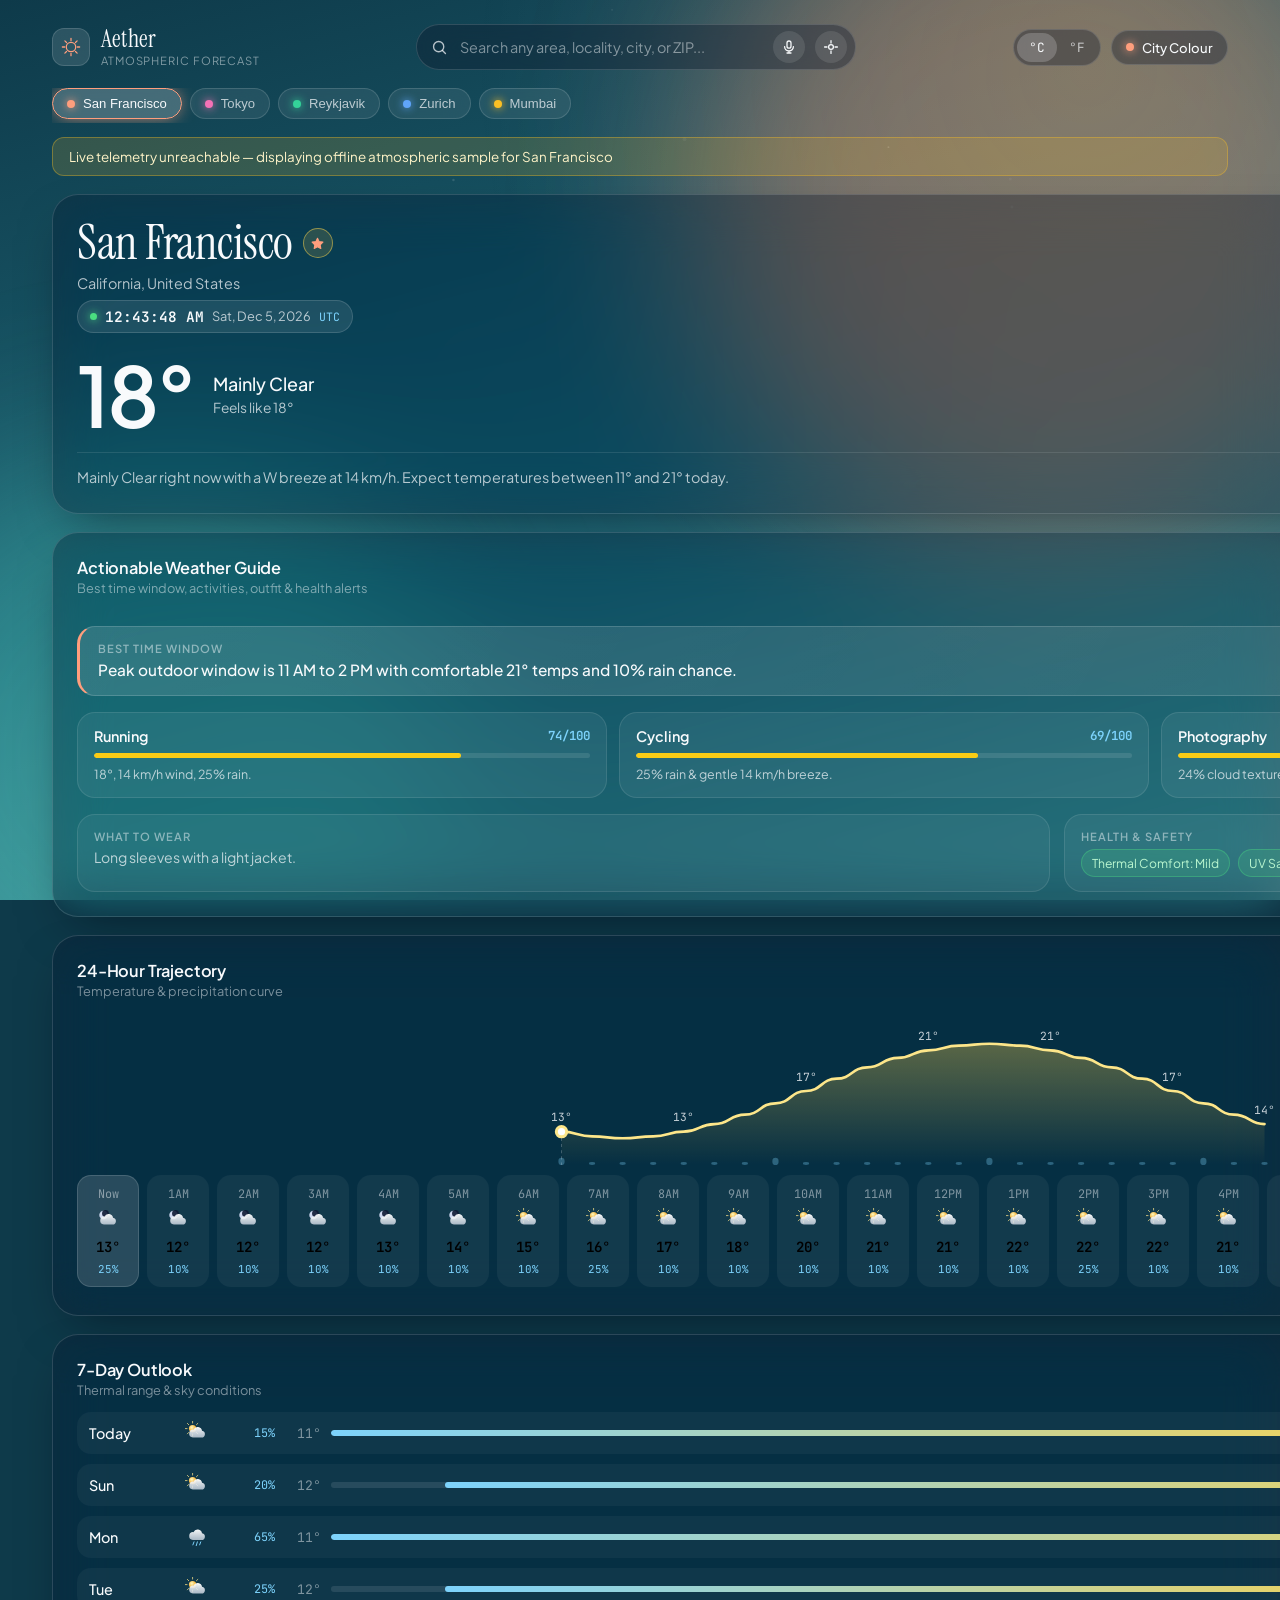
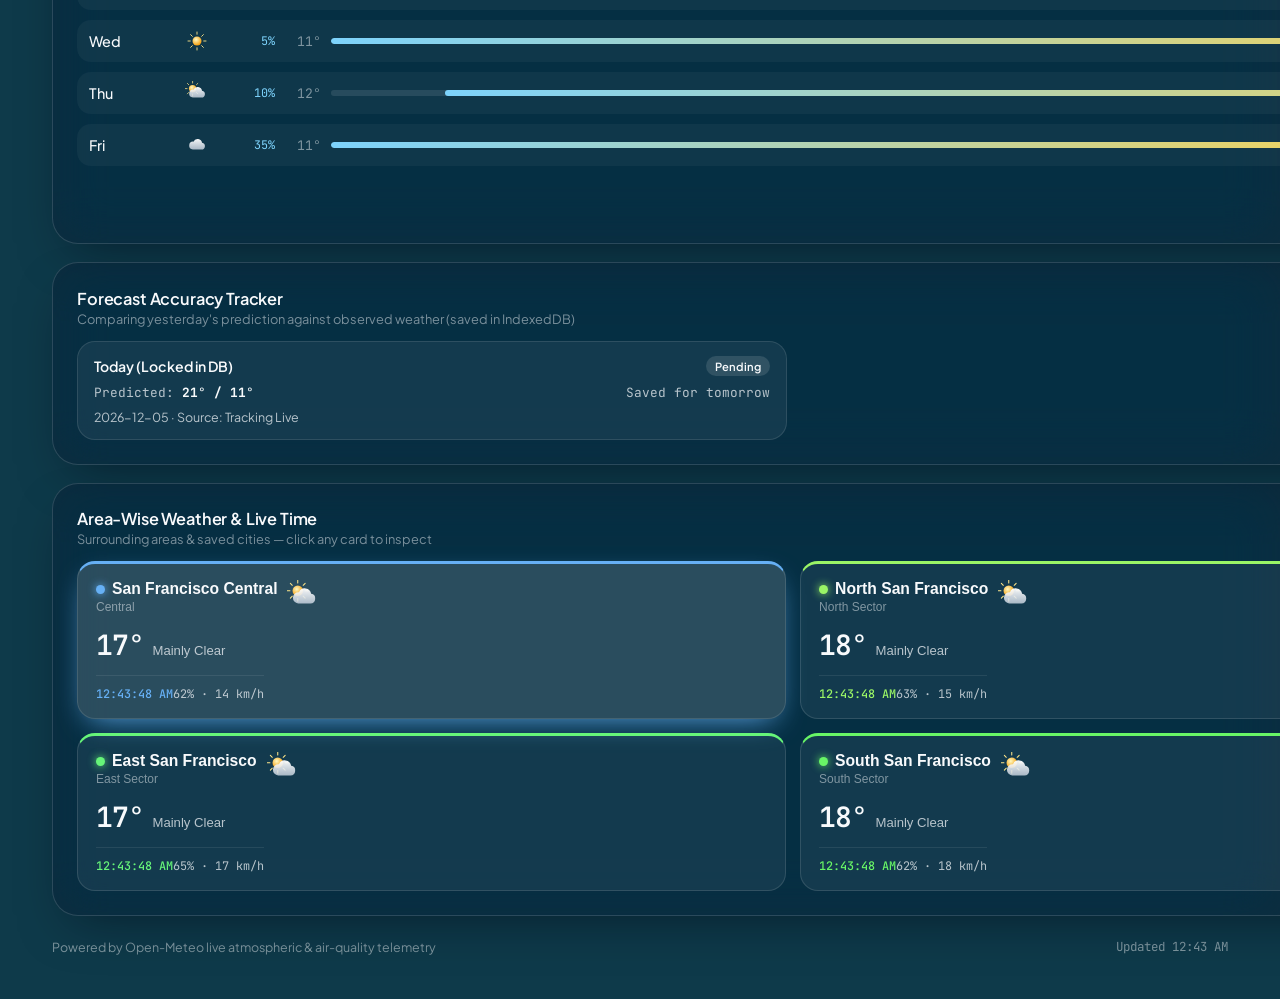
<file: index.html>
<!DOCTYPE html>
<html lang="en">
<head>
  <meta charset="UTF-8" />
  <meta name="viewport" content="width=device-width, initial-scale=1.0" />
  <title>Aether — Atmospheric Weather Forecast</title>
  <link rel="preconnect" href="https://fonts.googleapis.com" />
  <link rel="preconnect" href="https://fonts.gstatic.com" crossorigin />
  <link
    href="https://fonts.googleapis.com/css2?family=Instrument+Serif:ital@0;1&family=JetBrains+Mono:wght@400;500&family=Plus+Jakarta+Sans:wght@400;500;600;700&display=swap"
    rel="stylesheet"
  />
  <link rel="stylesheet" href="styles.css" />
 <meta name="google-site-verification" content="HqZhBrdrYgYrEZTSorujd561pz-GhjT9d3_-ivF06JQ" />
<body data-theme="clear-day">
  <!-- Shared SVG Gradients (avoids duplicate IDs across weather icons) -->
  <svg width="0" height="0" style="position:absolute;overflow:hidden" aria-hidden="true">
    <defs>
      <radialGradient id="sunCore" cx="40%" cy="35%" r="65%">
        <stop offset="0%" stop-color="#fef9c3" />
        <stop offset="100%" stop-color="#f59e0b" />
      </radialGradient>
      <linearGradient id="cloudGrad" x1="0%" y1="0%" x2="0%" y2="100%">
        <stop offset="0%" stop-color="#ffffff" stop-opacity="0.96" />
        <stop offset="100%" stop-color="#cbd5e1" stop-opacity="0.82" />
      </linearGradient>
    </defs>
  </svg>

  <!-- Dynamic Atmospheric Background -->
  <div class="sky-backdrop" aria-hidden="true">
    <div class="sky-orb orb-primary"></div>
    <div class="sky-orb orb-secondary"></div>
    <div class="sky-grain"></div>
    <canvas id="atmosphere-canvas"></canvas>
  </div>

  <div class="app-shell">
    <!-- Top Bar -->
    <header class="topbar">
      <div class="brand">
        <div class="brand-mark" aria-hidden="true">
          <svg viewBox="0 0 28 28" fill="none">
            <circle cx="14" cy="14" r="6" stroke="currentColor" stroke-width="1.6" />
            <path d="M14 3v3M14 22v3M3 14h3M22 14h3M6.2 6.2l2.1 2.1M19.7 19.7l2.1 2.1M21.8 6.2l-2.1 2.1M8.3 19.7l-2.1 2.1" stroke="currentColor" stroke-width="1.6" stroke-linecap="round" />
          </svg>
        </div>
        <div>
          <span class="brand-name">Aether</span>
          <span class="brand-tag">Atmospheric Forecast</span>
        </div>
      </div>

      <!-- Search Bar -->
      <div class="search-wrap" id="search-wrap">
        <div class="search-box">
          <svg class="search-icon" viewBox="0 0 20 20" fill="none" aria-hidden="true">
            <circle cx="9" cy="9" r="6" stroke="currentColor" stroke-width="1.6" />
            <path d="M13.5 13.5L17 17" stroke="currentColor" stroke-width="1.6" stroke-linecap="round" />
          </svg>
          <input
            id="city-search"
            type="text"
            placeholder="Search any area, locality, city, or ZIP..."
            autocomplete="off"
            aria-label="Search area or city"
          />
          <button id="voice-btn" class="icon-btn" title="Voice search (e.g. 'Weather in Pune')" aria-label="Voice search">
            <svg viewBox="0 0 20 20" fill="none">
              <rect x="7.5" y="2.5" width="5" height="9" rx="2.5" stroke="currentColor" stroke-width="1.6" />
              <path d="M4.5 9.5a5.5 5.5 0 0 0 11 0M10 15v2.5M7.5 17.5h5" stroke="currentColor" stroke-width="1.6" stroke-linecap="round" />
            </svg>
          </button>
          <button id="geo-btn" class="icon-btn" title="Use current location" aria-label="Use current location">
            <svg viewBox="0 0 20 20" fill="none">
              <circle cx="10" cy="10" r="3" stroke="currentColor" stroke-width="1.6" />
              <path d="M10 2v3M10 15v3M2 10h3M15 10h3" stroke="currentColor" stroke-width="1.6" stroke-linecap="round" />
            </svg>
          </button>
        </div>
        <ul id="search-results" class="search-results" role="listbox" hidden></ul>
      </div>

      <!-- Controls -->
      <div class="topbar-actions">
        <div class="unit-toggle" role="group" aria-label="Temperature unit">
          <button class="unit-btn active" data-unit="C">°C</button>
          <button class="unit-btn" data-unit="F">°F</button>
        </div>

        <div class="mood-select-wrap">
          <button id="mood-toggle-btn" class="pill-btn" title="City colour palette or sky mood">
            <span class="mood-dot"></span>
            <span id="mood-label">City Colour</span>
          </button>
          <div id="mood-menu" class="mood-menu" hidden>
            <button data-mood="auto" class="active">City Colour (Auto)</button>
            <button data-mood="clear-day">Clear Daylight</button>
            <button data-mood="golden-dusk">Golden Dusk</button>
            <button data-mood="rain">Monsoon Rain</button>
            <button data-mood="snow">Alpine Snow</button>
            <button data-mood="night">Starlit Night</button>
          </div>
        </div>
      </div>
    </header>

    <!-- Saved Cities Bar -->
    <nav class="saved-cities" id="saved-cities" aria-label="Saved locations"></nav>

    <!-- Status Notice (only shown on fallback/error) -->
    <div id="status-banner" class="status-banner" hidden></div>

    <!-- Main Dashboard Grid -->
    <main class="dashboard">
      <!-- Hero Current Weather -->
      <section class="card hero-card">
        <div class="hero-top">
          <div class="location-meta">
            <div class="location-title-row">
              <h1 id="city-name" class="city-name">Loading...</h1>
              <button id="pin-city-btn" class="pin-btn" title="Pin city to quick bar" aria-label="Pin city">
                <svg viewBox="0 0 20 20" fill="none">
                  <path d="M10 3l2.2 4.5 5 .7-3.6 3.5.8 5-4.4-2.3-4.4 2.3.8-5L2.8 8.2l5-.7L10 3z" stroke="currentColor" stroke-width="1.5" stroke-linejoin="round" />
                </svg>
              </button>
            </div>
            <p id="city-region" class="city-region">—</p>
            <div class="live-clock-box">
              <span class="live-dot" aria-hidden="true"></span>
              <span id="live-time" class="live-time mono">--:--:--</span>
              <span id="live-date" class="live-date">—</span>
              <span id="live-tz" class="live-tz mono">—</span>
            </div>
          </div>

          <div class="hero-emblem" id="hero-emblem" aria-hidden="true"></div>
        </div>

        <div class="hero-main">
          <div class="temp-display">
            <span id="current-temp" class="current-temp">--°</span>
            <div class="temp-meta">
              <span id="condition-text" class="condition-text">—</span>
              <span id="feels-like" class="feels-like">Feels like --°</span>
            </div>
          </div>

          <div class="hero-range">
            <div class="range-stat">
              <span class="stat-label">High</span>
              <span id="today-high" class="stat-val mono">--°</span>
            </div>
            <div class="range-divider"></div>
            <div class="range-stat">
              <span class="stat-label">Low</span>
              <span id="today-low" class="stat-val mono">--°</span>
            </div>
            <div class="range-divider"></div>
            <div class="range-stat">
              <span class="stat-label">Precip</span>
              <span id="today-precip" class="stat-val mono">--%</span>
            </div>
          </div>
        </div>

        <p id="atmosphere-summary" class="atmosphere-summary">
          Gathering real-time atmospheric telemetry...
        </p>
      </section>

      <!-- Practical "So What?" Card: Best Window, Activities, Outfit & Health -->
      <section class="card insights-card" id="insights-section">
        <div class="card-header">
          <div>
            <h2 class="card-title">Actionable Weather Guide</h2>
            <p class="card-subtitle">Best time window, activities, outfit &amp; health alerts</p>
          </div>
          <span id="umbrella-pill" class="badge">—</span>
        </div>

        <div class="window-banner" id="best-window-banner">
          <span class="window-kicker">Best Time Window</span>
          <p id="best-window-text" class="window-text">Analyzing hourly forecast...</p>
        </div>

        <div class="activities-grid" id="activities-grid"></div>

        <div class="wear-health-row">
          <div class="wear-box">
            <span class="mini-label">What to Wear</span>
            <p id="wear-advice" class="wear-text">—</p>
          </div>
          <div class="health-box">
            <span class="mini-label">Health &amp; Safety</span>
            <div id="health-alerts" class="health-pills"></div>
          </div>
        </div>
      </section>

      <!-- Hourly Forecast + Interactive SVG Curve -->
      <section class="card hourly-card">
        <div class="card-header">
          <div>
            <h2 class="card-title">24-Hour Trajectory</h2>
            <p class="card-subtitle">Temperature &amp; precipitation curve</p>
          </div>
          <div id="hourly-focus-readout" class="hourly-focus mono">Hover or tap an hour</div>
        </div>

        <div class="curve-container">
          <svg id="hourly-curve-svg" viewBox="0 0 720 144" aria-label="24-hour temperature curve"></svg>
        </div>

        <div class="hourly-strip" id="hourly-strip"></div>
      </section>

      <!-- 7-Day Outlook -->
      <section class="card weekly-card">
        <div class="card-header">
          <div>
            <h2 class="card-title">7-Day Outlook</h2>
            <p class="card-subtitle">Thermal range &amp; sky conditions</p>
          </div>
        </div>
        <div class="weekly-list" id="weekly-list"></div>
      </section>

      <!-- Telemetry Bento Grid -->
      <section class="telemetry-grid">
        <!-- Air Quality -->
        <article class="card metric-card">
          <div class="metric-head">
            <span class="metric-label">Air Quality</span>
            <span id="aqi-badge" class="badge">—</span>
          </div>
          <div class="metric-primary">
            <span id="aqi-value" class="metric-value mono">--</span>
            <span class="metric-unit">US AQI</span>
          </div>
          <div class="aqi-bar-track">
            <div id="aqi-bar-fill" class="aqi-bar-fill" style="width: 0%"></div>
          </div>
          <p id="aqi-detail" class="metric-foot">PM2.5 — · PM10 —</p>
        </article>

        <!-- Solar Arc -->
        <article class="card metric-card">
          <div class="metric-head">
            <span class="metric-label">Solar Cycle</span>
            <span id="daylight-duration" class="metric-tag mono">--h --m</span>
          </div>
          <div class="solar-arc-wrap">
            <svg id="solar-arc-svg" viewBox="0 0 220 96" aria-hidden="true">
              <defs>
                <linearGradient id="solarGrad" x1="0%" y1="0%" x2="100%" y2="0%">
                  <stop offset="0%" stop-color="rgba(255,255,255,0.25)" />
                  <stop offset="50%" stop-color="rgba(255,214,130,0.95)" />
                  <stop offset="100%" stop-color="rgba(255,255,255,0.25)" />
                </linearGradient>
              </defs>
              <line x1="14" y1="78" x2="206" y2="78" stroke="rgba(255,255,255,0.16)" stroke-dasharray="3 4" />
              <path d="M 22 78 A 88 68 0 0 1 198 78" fill="none" stroke="rgba(255,255,255,0.14)" stroke-width="2" />
              <path id="solar-progress-path" d="M 22 78 A 88 68 0 0 1 198 78" fill="none" stroke="url(#solarGrad)" stroke-width="2.5" stroke-linecap="round" />
              <circle id="solar-sun-dot" cx="110" cy="10" r="6" fill="#ffd98a" />
              <circle id="solar-sun-glow" cx="110" cy="10" r="12" fill="rgba(255,217,138,0.28)" />
            </svg>
          </div>
          <div class="solar-times mono">
            <span>↑ <strong id="sunrise-time">--:--</strong></span>
            <span id="moon-phase-label" class="moon-chip" title="Current lunar phase">◐ —</span>
            <span>↓ <strong id="sunset-time">--:--</strong></span>
          </div>
        </article>

        <!-- Wind Compass -->
        <article class="card metric-card">
          <div class="metric-head">
            <span class="metric-label">Wind</span>
            <span id="wind-dir-label" class="metric-tag mono">—</span>
          </div>
          <div class="wind-body">
            <div>
              <div class="metric-primary">
                <span id="wind-speed" class="metric-value mono">--</span>
                <span id="wind-unit" class="metric-unit">km/h</span>
              </div>
              <p id="wind-gusts" class="metric-foot">Gusts up to -- km/h</p>
            </div>
            <div class="compass" aria-hidden="true">
              <span class="compass-n">N</span>
              <div class="compass-needle" id="compass-needle"></div>
            </div>
          </div>
        </article>

        <!-- UV Index -->
        <article class="card metric-card">
          <div class="metric-head">
            <span class="metric-label">UV Index</span>
            <span id="uv-badge" class="badge">—</span>
          </div>
          <div class="metric-primary">
            <span id="uv-value" class="metric-value mono">--</span>
            <span class="metric-unit">index</span>
          </div>
          <div class="uv-scale">
            <div id="uv-marker" class="uv-marker" style="left: 0%"></div>
          </div>
          <p id="uv-advice" class="metric-foot">—</p>
        </article>

        <!-- Humidity & Dew Point -->
        <article class="card metric-card">
          <div class="metric-head">
            <span class="metric-label">Humidity</span>
            <span class="metric-tag">Dew Point</span>
          </div>
          <div class="metric-primary">
            <span id="humidity-value" class="metric-value mono">--%</span>
          </div>
          <p id="dew-point" class="metric-foot">Dew point at --° right now</p>
        </article>

        <!-- Pressure & Visibility -->
        <article class="card metric-card">
          <div class="metric-head">
            <span class="metric-label">Pressure &amp; Clarity</span>
            <span id="cloud-cover" class="metric-tag mono">--% clouds</span>
          </div>
          <div class="metric-primary">
            <span id="pressure-value" class="metric-value mono">----</span>
            <span class="metric-unit">hPa</span>
          </div>
          <p id="visibility-value" class="metric-foot">Visibility -- km</p>
        </article>
      </section>

      <!-- Smart Forecast Accuracy Tracker (IndexedDB + Previous Runs) -->
      <section class="card accuracy-card" id="accuracy-section">
        <div class="card-header area-header">
          <div>
            <h2 class="card-title">Forecast Accuracy Tracker</h2>
            <p id="accuracy-subtitle" class="card-subtitle">Comparing yesterday's prediction against observed weather (saved in IndexedDB)</p>
          </div>
          <div class="accuracy-score-pill">
            <span class="mini-label">City Score</span>
            <span id="accuracy-score" class="accuracy-score-val mono">--%</span>
          </div>
        </div>
        <div id="accuracy-grid" class="accuracy-grid"></div>
      </section>

      <!-- Area-Wise Weather & Live Time -->
      <section class="card area-wise-card" id="area-wise-section">
        <div class="card-header area-header">
          <div>
            <h2 class="card-title">Area-Wise Weather &amp; Live Time</h2>
            <p id="area-subtitle" class="card-subtitle">Surrounding areas &amp; saved cities — click any card to inspect</p>
          </div>
          <div class="area-tabs" role="tablist" aria-label="Area view mode">
            <button class="area-tab active" data-area-tab="nearby" role="tab" aria-selected="true">Nearby Areas</button>
            <button class="area-tab" data-area-tab="saved" role="tab" aria-selected="false">All Cities</button>
          </div>
        </div>
        <div class="area-grid" id="area-grid"></div>
      </section>
    </main>

    <footer class="footer">
      <span>Powered by Open-Meteo live atmospheric &amp; air-quality telemetry</span>
      <span id="last-updated" class="mono">Updated —</span>
    </footer>
  </div>

  <script src="app.js"></script>
</body>
</html>
</file>
<file: styles.css>
:root {
  --font-sans: "Plus Jakarta Sans", -apple-system, BlinkMacSystemFont, "Segoe UI", sans-serif;
  --font-serif: "Instrument Serif", Georgia, serif;
  --font-mono: "JetBrains Mono", ui-monospace, SFMono-Regular, monospace;

  --text-primary: #f8fafc;
  --text-secondary: rgba(248, 250, 252, 0.72);
  --text-muted: rgba(248, 250, 252, 0.48);

  --glass-bg: rgba(15, 23, 42, 0.36);
  --glass-bg-hover: rgba(15, 23, 42, 0.48);
  --glass-border: rgba(255, 255, 255, 0.14);
  --glass-highlight: rgba(255, 255, 255, 0.22);

  --accent: #7dd3fc;
  --accent-warm: #fcd34d;

  /* Theme backdrop defaults (Clear Day) */
  --sky-top: #1a4b84;
  --sky-mid: #3a77b5;
  --sky-bottom: #73a6d4;
  --orb-1: rgba(253, 224, 71, 0.34);
  --orb-2: rgba(125, 211, 252, 0.28);

  --radius-lg: 26px;
  --radius-md: 18px;
  --radius-sm: 12px;
  --shadow-card: 0 20px 50px -20px rgba(3, 7, 18, 0.55);
}

/* Dynamic Atmospheric Themes */
body[data-theme="clear-day"] {
  --sky-top: #143d73;
  --sky-mid: #2b68a8;
  --sky-bottom: #6ca6d9;
  --orb-1: rgba(254, 240, 138, 0.36);
  --orb-2: rgba(56, 189, 248, 0.3);
  --accent: #bae6fd;
}

body[data-theme="golden-dusk"] {
  --sky-top: #261b3e;
  --sky-mid: #7d385a;
  --sky-bottom: #d97a54;
  --orb-1: rgba(251, 146, 60, 0.45);
  --orb-2: rgba(244, 114, 182, 0.28);
  --accent: #fed7aa;
  --glass-bg: rgba(24, 16, 36, 0.42);
}

body[data-theme="rain"] {
  --sky-top: #0f1c2e;
  --sky-mid: #1d354d;
  --sky-bottom: #334e68;
  --orb-1: rgba(96, 165, 250, 0.24);
  --orb-2: rgba(45, 212, 191, 0.16);
  --accent: #93c5fd;
  --glass-bg: rgba(10, 18, 30, 0.48);
}

body[data-theme="snow"] {
  --sky-top: #2a3e59;
  --sky-mid: #4e6988;
  --sky-bottom: #8ba5c0;
  --orb-1: rgba(224, 242, 254, 0.38);
  --orb-2: rgba(186, 230, 253, 0.28);
  --accent: #e0f2fe;
  --glass-bg: rgba(19, 31, 48, 0.4);
}

body[data-theme="night"] {
  --sky-top: #060b19;
  --sky-mid: #0e1933;
  --sky-bottom: #1b2c4f;
  --orb-1: rgba(129, 140, 248, 0.26);
  --orb-2: rgba(56, 189, 248, 0.18);
  --accent: #c7d2fe;
  --glass-bg: rgba(8, 13, 28, 0.54);
}

*,
*::before,
*::after {
  box-sizing: border-box;
}

html,
body {
  margin: 0;
  padding: 0;
  min-height: 100%;
  font-family: var(--font-sans);
  color: var(--text-primary);
  background: var(--sky-top);
  -webkit-font-smoothing: antialiased;
  overflow-x: hidden;
}

.mono {
  font-family: var(--font-mono);
  font-variant-numeric: tabular-nums;
}

/* Sky Backdrop */
.sky-backdrop {
  position: fixed;
  inset: 0;
  z-index: 0;
  background: linear-gradient(165deg, var(--sky-top) 0%, var(--sky-mid) 52%, var(--sky-bottom) 100%);
  transition: background 1.2s ease;
  overflow: hidden;
  pointer-events: none;
}

.sky-orb {
  position: absolute;
  border-radius: 50%;
  filter: blur(85px);
  transition: background 1.2s ease, transform 1.2s ease;
  animation: drift 22s ease-in-out infinite alternate;
}

.orb-primary {
  width: 56vw;
  height: 56vw;
  max-width: 720px;
  max-height: 720px;
  top: -18%;
  right: -10%;
  background: var(--orb-1);
}

.orb-secondary {
  width: 48vw;
  height: 48vw;
  max-width: 620px;
  max-height: 620px;
  bottom: -18%;
  left: -12%;
  background: var(--orb-2);
  animation-delay: -9s;
}

.sky-grain {
  position: absolute;
  inset: 0;
  opacity: 0.04;
  background-image: radial-gradient(rgba(255, 255, 255, 0.8) 0.6px, transparent 0.6px);
  background-size: 14px 14px;
}

#atmosphere-canvas {
  position: absolute;
  inset: 0;
  width: 100%;
  height: 100%;
}

@keyframes drift {
  0% { transform: translate3d(0, 0, 0) scale(1); }
  100% { transform: translate3d(-35px, 28px, 0) scale(1.08); }
}

/* App Shell */
.app-shell {
  position: relative;
  z-index: 1;
  max-width: 1220px;
  margin: 0 auto;
  padding: 24px 22px 44px;
}

/* Top Bar */
.topbar {
  display: flex;
  align-items: center;
  justify-content: space-between;
  gap: 16px;
  flex-wrap: wrap;
}

.brand {
  display: flex;
  align-items: center;
  gap: 11px;
}

.brand-mark {
  width: 38px;
  height: 38px;
  display: grid;
  place-items: center;
  border-radius: 12px;
  background: rgba(255, 255, 255, 0.12);
  border: 1px solid var(--glass-border);
  backdrop-filter: blur(14px);
  color: var(--accent-warm);
}

.brand-mark svg {
  width: 22px;
  height: 22px;
}

.brand-name {
  display: block;
  font-family: var(--font-serif);
  font-size: 1.5rem;
  line-height: 1;
  letter-spacing: 0.01em;
}

.brand-tag {
  display: block;
  font-size: 0.7rem;
  letter-spacing: 0.08em;
  text-transform: uppercase;
  color: var(--text-muted);
  margin-top: 2px;
}

/* Search Box */
.search-wrap {
  position: relative;
  flex: 1 1 320px;
  max-width: 440px;
}

.search-box {
  display: flex;
  align-items: center;
  gap: 10px;
  padding: 6px 8px 6px 14px;
  border-radius: 999px;
  background: var(--glass-bg);
  border: 1px solid var(--glass-border);
  backdrop-filter: blur(20px);
  transition: border-color 0.2s ease, background 0.2s ease;
}

.search-box:focus-within {
  border-color: var(--glass-highlight);
  background: var(--glass-bg-hover);
}

.search-icon {
  width: 17px;
  height: 17px;
  color: var(--text-secondary);
  flex-shrink: 0;
}

.search-box input {
  flex: 1;
  border: none;
  outline: none;
  background: transparent;
  color: var(--text-primary);
  font-family: inherit;
  font-size: 0.9rem;
}

.search-box input::placeholder {
  color: var(--text-muted);
}

.icon-btn {
  width: 32px;
  height: 32px;
  border-radius: 50%;
  border: none;
  background: rgba(255, 255, 255, 0.1);
  color: var(--text-primary);
  display: grid;
  place-items: center;
  cursor: pointer;
  transition: background 0.2s ease, transform 0.15s ease;
}

.icon-btn:hover {
  background: rgba(255, 255, 255, 0.2);
}

.icon-btn:active {
  transform: scale(0.94);
}

.icon-btn.listening {
  background: rgba(248, 113, 113, 0.3);
  color: #fecaca;
  box-shadow: 0 0 0 3px rgba(248, 113, 113, 0.25);
  animation: pulseLive 1s ease-in-out infinite;
}

.icon-btn svg {
  width: 16px;
  height: 16px;
}

.search-results {
  position: absolute;
  top: calc(100% + 8px);
  left: 0;
  right: 0;
  margin: 0;
  padding: 6px;
  list-style: none;
  background: rgba(12, 19, 36, 0.9);
  border: 1px solid var(--glass-border);
  border-radius: var(--radius-md);
  backdrop-filter: blur(24px);
  box-shadow: var(--shadow-card);
  z-index: 30;
  max-height: 290px;
  overflow-y: auto;
}

.search-results li {
  display: flex;
  justify-content: space-between;
  align-items: center;
  padding: 10px 12px;
  border-radius: 10px;
  cursor: pointer;
  font-size: 0.88rem;
  transition: background 0.15s ease;
}

.search-results li:hover {
  background: rgba(255, 255, 255, 0.1);
}

.search-result-sub {
  color: var(--text-muted);
  font-size: 0.78rem;
}

/* Topbar Controls */
.topbar-actions {
  display: flex;
  align-items: center;
  gap: 10px;
}

.unit-toggle {
  display: flex;
  padding: 3px;
  border-radius: 999px;
  background: var(--glass-bg);
  border: 1px solid var(--glass-border);
  backdrop-filter: blur(18px);
}

.unit-btn {
  border: none;
  background: transparent;
  color: var(--text-secondary);
  font-family: var(--font-mono);
  font-size: 0.8rem;
  padding: 6px 12px;
  border-radius: 999px;
  cursor: pointer;
  transition: background 0.2s ease, color 0.2s ease;
}

.unit-btn.active {
  background: rgba(255, 255, 255, 0.2);
  color: var(--text-primary);
}

.mood-select-wrap {
  position: relative;
}

.pill-btn {
  display: flex;
  align-items: center;
  gap: 8px;
  padding: 8px 14px;
  border-radius: 999px;
  border: 1px solid var(--glass-border);
  background: var(--glass-bg);
  color: var(--text-primary);
  font-family: inherit;
  font-size: 0.82rem;
  font-weight: 500;
  cursor: pointer;
  backdrop-filter: blur(18px);
  transition: background 0.2s ease;
}

.pill-btn:hover {
  background: var(--glass-bg-hover);
}

.mood-dot {
  width: 8px;
  height: 8px;
  border-radius: 50%;
  background: var(--accent-warm);
  box-shadow: 0 0 10px var(--accent-warm);
}

.mood-menu {
  position: absolute;
  right: 0;
  top: calc(100% + 8px);
  min-width: 180px;
  padding: 6px;
  border-radius: var(--radius-md);
  background: rgba(12, 19, 36, 0.92);
  border: 1px solid var(--glass-border);
  backdrop-filter: blur(24px);
  box-shadow: var(--shadow-card);
  z-index: 30;
  display: flex;
  flex-direction: column;
  gap: 2px;
}

.mood-menu[hidden] {
  display: none;
}

.mood-menu button {
  border: none;
  background: transparent;
  color: var(--text-secondary);
  text-align: left;
  padding: 9px 12px;
  border-radius: 10px;
  font-family: inherit;
  font-size: 0.84rem;
  cursor: pointer;
}

.mood-menu button:hover,
.mood-menu button.active {
  background: rgba(255, 255, 255, 0.12);
  color: var(--text-primary);
}

/* Saved Cities Bar */
.saved-cities {
  display: flex;
  align-items: center;
  gap: 8px;
  margin-top: 18px;
  overflow-x: auto;
  padding-bottom: 4px;
  scrollbar-width: none;
}

.saved-cities::-webkit-scrollbar {
  display: none;
}

.city-chip {
  display: inline-flex;
  align-items: center;
  gap: 8px;
  padding: 7px 14px;
  border-radius: 999px;
  border: 1px solid var(--glass-border);
  background: rgba(255, 255, 255, 0.08);
  color: var(--text-secondary);
  font-size: 0.82rem;
  font-weight: 500;
  cursor: pointer;
  white-space: nowrap;
  backdrop-filter: blur(12px);
  transition: all 0.2s ease;
}

.city-chip-dot {
  width: 8px;
  height: 8px;
  border-radius: 50%;
  background: var(--chip-color, var(--accent));
  box-shadow: 0 0 8px var(--chip-color, var(--accent));
  flex-shrink: 0;
}

.city-chip:hover {
  background: rgba(255, 255, 255, 0.16);
  color: var(--text-primary);
}

.city-chip.active {
  background: rgba(255, 255, 255, 0.22);
  border-color: var(--chip-color, var(--glass-highlight));
  color: var(--text-primary);
  box-shadow: 0 0 18px -4px var(--chip-color, transparent);
}

.status-banner {
  margin-top: 14px;
  padding: 10px 16px;
  border-radius: var(--radius-sm);
  background: rgba(251, 191, 36, 0.15);
  border: 1px solid rgba(251, 191, 36, 0.35);
  color: #fef3c7;
  font-size: 0.84rem;
}

/* Main Dashboard Grid */
.dashboard {
  display: grid;
  grid-template-columns: 1.15fr 1fr;
  gap: 18px;
  margin-top: 18px;
}

.card {
  background: var(--glass-bg);
  border: 1px solid var(--glass-border);
  border-radius: var(--radius-lg);
  backdrop-filter: blur(26px) saturate(135%);
  box-shadow: var(--shadow-card);
  padding: 24px;
  transition: transform 0.25s ease, border-color 0.25s ease;
  animation: cardEnter 0.55s cubic-bezier(0.22, 1, 0.36, 1) both;
}

@keyframes cardEnter {
  from {
    opacity: 0;
    transform: translateY(10px);
  }
  to {
    opacity: 1;
    transform: translateY(0);
  }
}

.card:hover {
  border-color: var(--glass-highlight);
}

.card-header {
  display: flex;
  justify-content: space-between;
  align-items: flex-start;
  gap: 12px;
  margin-bottom: 14px;
}

.card-title {
  margin: 0;
  font-size: 1.02rem;
  font-weight: 600;
  letter-spacing: -0.01em;
}

.card-subtitle {
  margin: 2px 0 0;
  font-size: 0.8rem;
  color: var(--text-muted);
}

/* Hero Card */
.hero-card {
  display: flex;
  flex-direction: column;
  justify-content: space-between;
  min-height: 310px;
}

.hero-top {
  display: flex;
  justify-content: space-between;
  align-items: flex-start;
  gap: 16px;
}

.location-title-row {
  display: flex;
  align-items: center;
  gap: 10px;
}

.city-name {
  margin: 0;
  font-family: var(--font-serif);
  font-size: clamp(2.1rem, 4vw, 3rem);
  font-weight: 400;
  line-height: 1.02;
  letter-spacing: -0.01em;
}

.pin-btn {
  width: 30px;
  height: 30px;
  border-radius: 50%;
  border: 1px solid var(--glass-border);
  background: rgba(255, 255, 255, 0.08);
  color: var(--text-secondary);
  display: grid;
  place-items: center;
  cursor: pointer;
  transition: all 0.2s ease;
}

.pin-btn:hover,
.pin-btn.pinned {
  color: var(--accent-warm);
  border-color: rgba(252, 211, 77, 0.5);
  background: rgba(252, 211, 77, 0.14);
}

.pin-btn.pinned svg path {
  fill: currentColor;
}

.pin-btn svg {
  width: 15px;
  height: 15px;
}

.city-region {
  margin: 6px 0 8px;
  font-size: 0.9rem;
  color: var(--text-secondary);
}

.live-clock-box {
  display: inline-flex;
  align-items: center;
  flex-wrap: wrap;
  gap: 8px;
  padding: 6px 12px;
  border-radius: 999px;
  background: rgba(255, 255, 255, 0.09);
  border: 1px solid rgba(255, 255, 255, 0.14);
}

.live-dot {
  width: 7px;
  height: 7px;
  border-radius: 50%;
  background: #4ade80;
  box-shadow: 0 0 8px #4ade80;
  animation: pulseLive 2s ease-in-out infinite;
}

@keyframes pulseLive {
  0%, 100% { opacity: 1; transform: scale(1); }
  50% { opacity: 0.45; transform: scale(0.85); }
}

.live-time {
  font-size: 0.9rem;
  font-weight: 600;
  color: var(--text-primary);
}

.live-date {
  font-size: 0.8rem;
  color: var(--text-secondary);
}

.live-tz {
  font-size: 0.72rem;
  color: var(--accent);
}

.hero-emblem {
  width: 88px;
  height: 88px;
  flex-shrink: 0;
  filter: drop-shadow(0 12px 24px rgba(0, 0, 0, 0.25));
}

.hero-main {
  display: flex;
  align-items: flex-end;
  justify-content: space-between;
  gap: 20px;
  flex-wrap: wrap;
  margin: 22px 0 18px;
}

.temp-display {
  display: flex;
  align-items: center;
  gap: 18px;
}

.current-temp {
  font-size: clamp(3.8rem, 7vw, 5.2rem);
  font-weight: 600;
  letter-spacing: -0.04em;
  line-height: 0.95;
}

.temp-meta {
  display: flex;
  flex-direction: column;
  gap: 4px;
}

.condition-text {
  font-size: 1.12rem;
  font-weight: 500;
}

.feels-like {
  font-size: 0.86rem;
  color: var(--text-secondary);
}

.hero-range {
  display: flex;
  align-items: center;
  gap: 16px;
  padding: 12px 18px;
  border-radius: var(--radius-md);
  background: rgba(255, 255, 255, 0.08);
  border: 1px solid rgba(255, 255, 255, 0.1);
}

.range-stat {
  display: flex;
  flex-direction: column;
  gap: 2px;
}

.stat-label {
  font-size: 0.7rem;
  text-transform: uppercase;
  letter-spacing: 0.08em;
  color: var(--text-muted);
}

.stat-val {
  font-size: 0.96rem;
  font-weight: 500;
}

.range-divider {
  width: 1px;
  height: 26px;
  background: rgba(255, 255, 255, 0.14);
}

.atmosphere-summary {
  margin: 0;
  padding-top: 14px;
  border-top: 1px solid rgba(255, 255, 255, 0.1);
  font-size: 0.9rem;
  line-height: 1.5;
  color: var(--text-secondary);
}

/* Hourly Curve Card */
.hourly-card {
  display: flex;
  flex-direction: column;
  justify-content: space-between;
}

.hourly-focus {
  font-size: 0.78rem;
  color: var(--accent);
  padding: 4px 10px;
  border-radius: 999px;
  background: rgba(255, 255, 255, 0.08);
}

.curve-container {
  width: 100%;
  aspect-ratio: 720 / 144;
  min-height: 105px;
  max-height: 148px;
  margin: 4px 0 10px;
}

#hourly-curve-svg {
  width: 100%;
  height: 100%;
  display: block;
  overflow: visible;
}

.hourly-strip {
  display: grid;
  grid-auto-flow: column;
  grid-auto-columns: minmax(62px, 1fr);
  gap: 8px;
  overflow-x: auto;
  padding-bottom: 4px;
  scrollbar-width: thin;
  scrollbar-color: rgba(255, 255, 255, 0.2) transparent;
}

.hour-pill {
  display: flex;
  flex-direction: column;
  align-items: center;
  gap: 6px;
  padding: 10px 6px;
  border-radius: 14px;
  background: rgba(255, 255, 255, 0.05);
  border: 1px solid transparent;
  cursor: pointer;
  transition: all 0.18s ease;
}

.hour-pill:hover,
.hour-pill.active {
  background: rgba(255, 255, 255, 0.14);
  border-color: var(--glass-border);
}

.hour-time {
  font-size: 0.74rem;
  color: var(--text-muted);
}

.hour-icon {
  width: 24px;
  height: 24px;
}

.hour-temp {
  font-size: 0.88rem;
  font-weight: 600;
}

.hour-pop {
  font-size: 0.68rem;
  color: var(--accent);
}

/* Weekly Card */
.weekly-card {
  grid-column: 1 / 2;
}

.weekly-list {
  display: flex;
  flex-direction: column;
  gap: 10px;
}

.day-row {
  display: grid;
  grid-template-columns: 84px 34px 44px 1fr;
  align-items: center;
  gap: 12px;
  padding: 9px 12px;
  border-radius: 14px;
  background: rgba(255, 255, 255, 0.04);
  transition: background 0.18s ease;
}

.day-row:hover {
  background: rgba(255, 255, 255, 0.09);
}

.day-name {
  font-size: 0.9rem;
  font-weight: 500;
}

.day-icon {
  width: 24px;
  height: 24px;
}

.day-pop {
  font-size: 0.74rem;
  color: var(--accent);
  text-align: right;
}

.day-range-wrap {
  display: flex;
  align-items: center;
  gap: 10px;
}

.day-low,
.day-high {
  font-size: 0.82rem;
  width: 34px;
}

.day-low {
  color: var(--text-muted);
  text-align: right;
}

.day-bar-track {
  position: relative;
  flex: 1;
  height: 6px;
  border-radius: 999px;
  background: rgba(255, 255, 255, 0.1);
  overflow: hidden;
}

.day-bar-fill {
  position: absolute;
  top: 0;
  bottom: 0;
  border-radius: 999px;
  background: linear-gradient(90deg, #7dd3fc 0%, #fcd34d 100%);
}

/* Telemetry Bento Grid */
.telemetry-grid {
  display: grid;
  grid-template-columns: repeat(2, 1fr);
  gap: 14px;
}

.metric-card {
  padding: 18px 20px;
  display: flex;
  flex-direction: column;
  justify-content: space-between;
  min-height: 146px;
}

.metric-head {
  display: flex;
  justify-content: space-between;
  align-items: center;
  gap: 8px;
}

.metric-label {
  font-size: 0.75rem;
  text-transform: uppercase;
  letter-spacing: 0.08em;
  color: var(--text-muted);
  font-weight: 600;
}

.metric-tag {
  font-size: 0.76rem;
  color: var(--text-secondary);
}

.badge {
  font-size: 0.7rem;
  font-weight: 600;
  padding: 3px 9px;
  border-radius: 999px;
  background: rgba(255, 255, 255, 0.12);
  color: var(--text-primary);
}

.badge.good { background: rgba(74, 222, 128, 0.2); color: #bbf7d0; }
.badge.moderate { background: rgba(250, 204, 21, 0.22); color: #fef08a; }
.badge.high { background: rgba(251, 146, 60, 0.24); color: #fed7aa; }
.badge.severe { background: rgba(248, 113, 113, 0.24); color: #fecaca; }

.metric-primary {
  display: flex;
  align-items: baseline;
  gap: 6px;
  margin: 10px 0 6px;
}

.metric-value {
  font-size: 1.9rem;
  font-weight: 600;
  letter-spacing: -0.03em;
}

.metric-unit {
  font-size: 0.82rem;
  color: var(--text-muted);
}

.metric-foot {
  margin: 0;
  font-size: 0.78rem;
  color: var(--text-secondary);
}

/* AQI Bar */
.aqi-bar-track {
  height: 6px;
  border-radius: 999px;
  background: linear-gradient(90deg, #4ade80 0%, #facc15 35%, #fb923c 65%, #f87171 100%);
  position: relative;
  margin: 4px 0 8px;
  opacity: 0.85;
}

.aqi-bar-fill {
  position: absolute;
  top: -3px;
  width: 12px;
  height: 12px;
  border-radius: 50%;
  background: #fff;
  box-shadow: 0 0 0 3px rgba(15, 23, 42, 0.7);
  transform: translateX(-50%);
  transition: left 0.5s ease;
}

/* Solar Arc */
.solar-arc-wrap {
  width: 100%;
  max-width: 220px;
  margin: 2px auto 0;
}

#solar-arc-svg {
  width: 100%;
  height: auto;
  overflow: visible;
}

.solar-times {
  display: flex;
  justify-content: space-between;
  align-items: center;
  gap: 6px;
  font-size: 0.76rem;
  color: var(--text-secondary);
}

.moon-chip {
  font-size: 0.7rem;
  color: var(--accent);
  padding: 2px 8px;
  border-radius: 999px;
  background: rgba(255, 255, 255, 0.08);
  white-space: nowrap;
}

/* Wind Compass */
.wind-body {
  display: flex;
  align-items: center;
  justify-content: space-between;
  gap: 12px;
}

.compass {
  position: relative;
  width: 58px;
  height: 58px;
  border-radius: 50%;
  border: 1px solid var(--glass-border);
  background: rgba(255, 255, 255, 0.06);
  display: grid;
  place-items: center;
  flex-shrink: 0;
}

.compass-n {
  position: absolute;
  top: 4px;
  font-size: 0.6rem;
  font-family: var(--font-mono);
  color: var(--text-muted);
}

.compass-needle {
  width: 2px;
  height: 36px;
  background: linear-gradient(180deg, var(--accent-warm) 50%, rgba(255, 255, 255, 0.25) 50%);
  border-radius: 2px;
  transition: transform 0.6s cubic-bezier(0.22, 1, 0.36, 1);
}

/* UV Scale */
.uv-scale {
  position: relative;
  height: 6px;
  border-radius: 999px;
  background: linear-gradient(90deg, #4ade80 0%, #facc15 35%, #fb923c 65%, #f43f5e 100%);
  margin: 4px 0 8px;
}

.uv-marker {
  position: absolute;
  top: -3px;
  width: 12px;
  height: 12px;
  border-radius: 50%;
  background: #fff;
  box-shadow: 0 0 0 3px rgba(15, 23, 42, 0.75);
  transform: translateX(-50%);
  transition: left 0.5s ease;
}

/* Actionable Insights Card ("So What?") */
.insights-card {
  grid-column: 1 / -1;
  display: flex;
  flex-direction: column;
  gap: 16px;
}

.window-banner {
  padding: 14px 18px;
  border-radius: var(--radius-md);
  background: linear-gradient(120deg, rgba(255, 255, 255, 0.12), rgba(255, 255, 255, 0.05));
  border: 1px solid rgba(255, 255, 255, 0.16);
  border-left: 3px solid var(--accent-warm);
}

.window-kicker,
.mini-label {
  display: block;
  font-size: 0.7rem;
  text-transform: uppercase;
  letter-spacing: 0.09em;
  color: var(--text-muted);
  font-weight: 600;
  margin-bottom: 4px;
}

.window-text {
  margin: 0;
  font-size: 0.96rem;
  font-weight: 500;
  line-height: 1.45;
  color: var(--text-primary);
}

.activities-grid {
  display: grid;
  grid-template-columns: repeat(4, 1fr);
  gap: 12px;
}

.activity-tile {
  padding: 14px 16px;
  border-radius: var(--radius-md);
  background: rgba(255, 255, 255, 0.06);
  border: 1px solid rgba(255, 255, 255, 0.1);
  display: flex;
  flex-direction: column;
  gap: 8px;
}

.activity-top {
  display: flex;
  justify-content: space-between;
  align-items: center;
  gap: 8px;
}

.activity-name {
  font-size: 0.9rem;
  font-weight: 600;
}

.activity-score {
  font-size: 0.78rem;
  font-weight: 600;
  color: var(--accent);
}

.activity-bar {
  height: 5px;
  border-radius: 999px;
  background: rgba(255, 255, 255, 0.1);
  overflow: hidden;
}

.activity-bar-fill {
  height: 100%;
  border-radius: 999px;
  transition: width 0.5s ease;
}

.activity-reason {
  margin: 0;
  font-size: 0.78rem;
  line-height: 1.38;
  color: var(--text-secondary);
}

.wear-health-row {
  display: grid;
  grid-template-columns: 1fr 1.2fr;
  gap: 14px;
}

.wear-box,
.health-box {
  padding: 14px 16px;
  border-radius: var(--radius-md);
  background: rgba(255, 255, 255, 0.05);
  border: 1px solid rgba(255, 255, 255, 0.1);
}

.wear-text {
  margin: 4px 0 0;
  font-size: 0.88rem;
  line-height: 1.45;
  color: var(--text-secondary);
}

.health-pills {
  display: flex;
  flex-wrap: wrap;
  gap: 8px;
  margin-top: 6px;
}

.health-pill {
  font-size: 0.76rem;
  padding: 5px 10px;
  border-radius: 999px;
  background: rgba(255, 255, 255, 0.09);
  border: 1px solid rgba(255, 255, 255, 0.12);
  color: var(--text-primary);
}

.health-pill.warn {
  background: rgba(251, 146, 60, 0.22);
  border-color: rgba(251, 146, 60, 0.45);
  color: #fed7aa;
}

.health-pill.good {
  background: rgba(74, 222, 128, 0.16);
  border-color: rgba(74, 222, 128, 0.35);
  color: #bbf7d0;
}

/* Forecast Accuracy Card */
.accuracy-card {
  grid-column: 1 / -1;
}

.accuracy-score-pill {
  display: flex;
  align-items: center;
  gap: 10px;
  padding: 8px 14px;
  border-radius: 999px;
  background: rgba(255, 255, 255, 0.1);
  border: 1px solid var(--glass-border);
}

.accuracy-score-pill .mini-label {
  margin: 0;
}

.accuracy-score-val {
  font-size: 1.05rem;
  font-weight: 600;
  color: #86efac;
}

.accuracy-grid {
  display: grid;
  grid-template-columns: repeat(3, 1fr);
  gap: 12px;
}

.accuracy-tile {
  padding: 14px 16px;
  border-radius: var(--radius-md);
  background: rgba(255, 255, 255, 0.06);
  border: 1px solid rgba(255, 255, 255, 0.11);
  display: flex;
  flex-direction: column;
  gap: 8px;
}

.accuracy-head {
  display: flex;
  justify-content: space-between;
  align-items: center;
  gap: 8px;
}

.accuracy-day {
  font-size: 0.88rem;
  font-weight: 600;
}

.accuracy-rows {
  display: flex;
  justify-content: space-between;
  gap: 12px;
  font-size: 0.8rem;
  color: var(--text-secondary);
}

.accuracy-rows strong {
  color: var(--text-primary);
}

/* Area-Wise Weather Card */
.area-wise-card {
  grid-column: 1 / -1;
}

.area-header {
  align-items: center;
  flex-wrap: wrap;
}

.area-tabs {
  display: inline-flex;
  padding: 3px;
  border-radius: 999px;
  background: rgba(255, 255, 255, 0.08);
  border: 1px solid var(--glass-border);
}

.area-tab {
  border: none;
  background: transparent;
  color: var(--text-secondary);
  font-family: inherit;
  font-size: 0.8rem;
  font-weight: 500;
  padding: 6px 14px;
  border-radius: 999px;
  cursor: pointer;
  transition: all 0.2s ease;
}

.area-tab.active {
  background: rgba(255, 255, 255, 0.2);
  color: var(--text-primary);
}

.area-grid {
  display: grid;
  grid-template-columns: repeat(3, 1fr);
  gap: 14px;
}

.area-card {
  position: relative;
  display: flex;
  flex-direction: column;
  justify-content: space-between;
  gap: 12px;
  padding: 16px 18px;
  border-radius: var(--radius-md);
  background: rgba(255, 255, 255, 0.06);
  border: 1px solid rgba(255, 255, 255, 0.12);
  border-top: 3px solid var(--area-color, var(--accent));
  color: var(--text-primary);
  text-align: left;
  cursor: pointer;
  transition: transform 0.2s ease, background 0.2s ease, border-color 0.2s ease;
}

.area-card:hover {
  transform: translateY(-2px);
  background: rgba(255, 255, 255, 0.12);
  border-color: var(--area-color, var(--glass-highlight));
}

.area-card.active {
  background: rgba(255, 255, 255, 0.15);
  box-shadow: 0 10px 30px -12px var(--area-color, rgba(0, 0, 0, 0.4));
}

.area-card-top {
  display: flex;
  justify-content: space-between;
  align-items: flex-start;
  gap: 10px;
}

.area-name-row {
  display: flex;
  align-items: center;
  gap: 7px;
}

.area-swatch {
  width: 9px;
  height: 9px;
  border-radius: 50%;
  background: var(--area-color, var(--accent));
  box-shadow: 0 0 8px var(--area-color, var(--accent));
  flex-shrink: 0;
}

.area-name {
  font-size: 0.98rem;
  font-weight: 600;
}

.area-zone {
  font-size: 0.75rem;
  color: var(--text-muted);
  margin-top: 2px;
}

.area-icon {
  width: 34px;
  height: 34px;
  flex-shrink: 0;
}

.area-card-mid {
  display: flex;
  align-items: baseline;
  justify-content: space-between;
  gap: 8px;
}

.area-temp {
  font-size: 1.75rem;
  font-weight: 600;
  letter-spacing: -0.03em;
}

.area-cond {
  font-size: 0.82rem;
  color: var(--text-secondary);
}

.area-card-foot {
  display: flex;
  justify-content: space-between;
  align-items: center;
  padding-top: 10px;
  border-top: 1px solid rgba(255, 255, 255, 0.08);
  font-size: 0.74rem;
  color: var(--text-secondary);
}

.area-time {
  color: var(--area-color, var(--accent));
  font-weight: 500;
}

/* Footer */
.footer {
  margin-top: 22px;
  display: flex;
  justify-content: space-between;
  align-items: center;
  gap: 12px;
  flex-wrap: wrap;
  font-size: 0.78rem;
  color: var(--text-muted);
}

/* Responsive */
@media (max-width: 980px) {
  .dashboard {
    grid-template-columns: 1fr;
  }

  .weekly-card {
    grid-column: auto;
  }

  .activities-grid {
    grid-template-columns: repeat(2, 1fr);
  }

  .wear-health-row,
  .accuracy-grid,
  .area-grid {
    grid-template-columns: repeat(2, 1fr);
  }
}

@media (max-width: 600px) {
  .app-shell {
    padding: 16px 14px 32px;
  }

  .card {
    padding: 18px;
    border-radius: 22px;
  }

  .telemetry-grid,
  .activities-grid,
  .wear-health-row,
  .accuracy-grid,
  .area-grid {
    grid-template-columns: 1fr;
  }

  .hero-range {
    width: 100%;
    justify-content: space-between;
  }

  .day-row {
    grid-template-columns: 68px 28px 36px 1fr;
    gap: 8px;
    padding: 8px 6px;
  }
}
</file>
